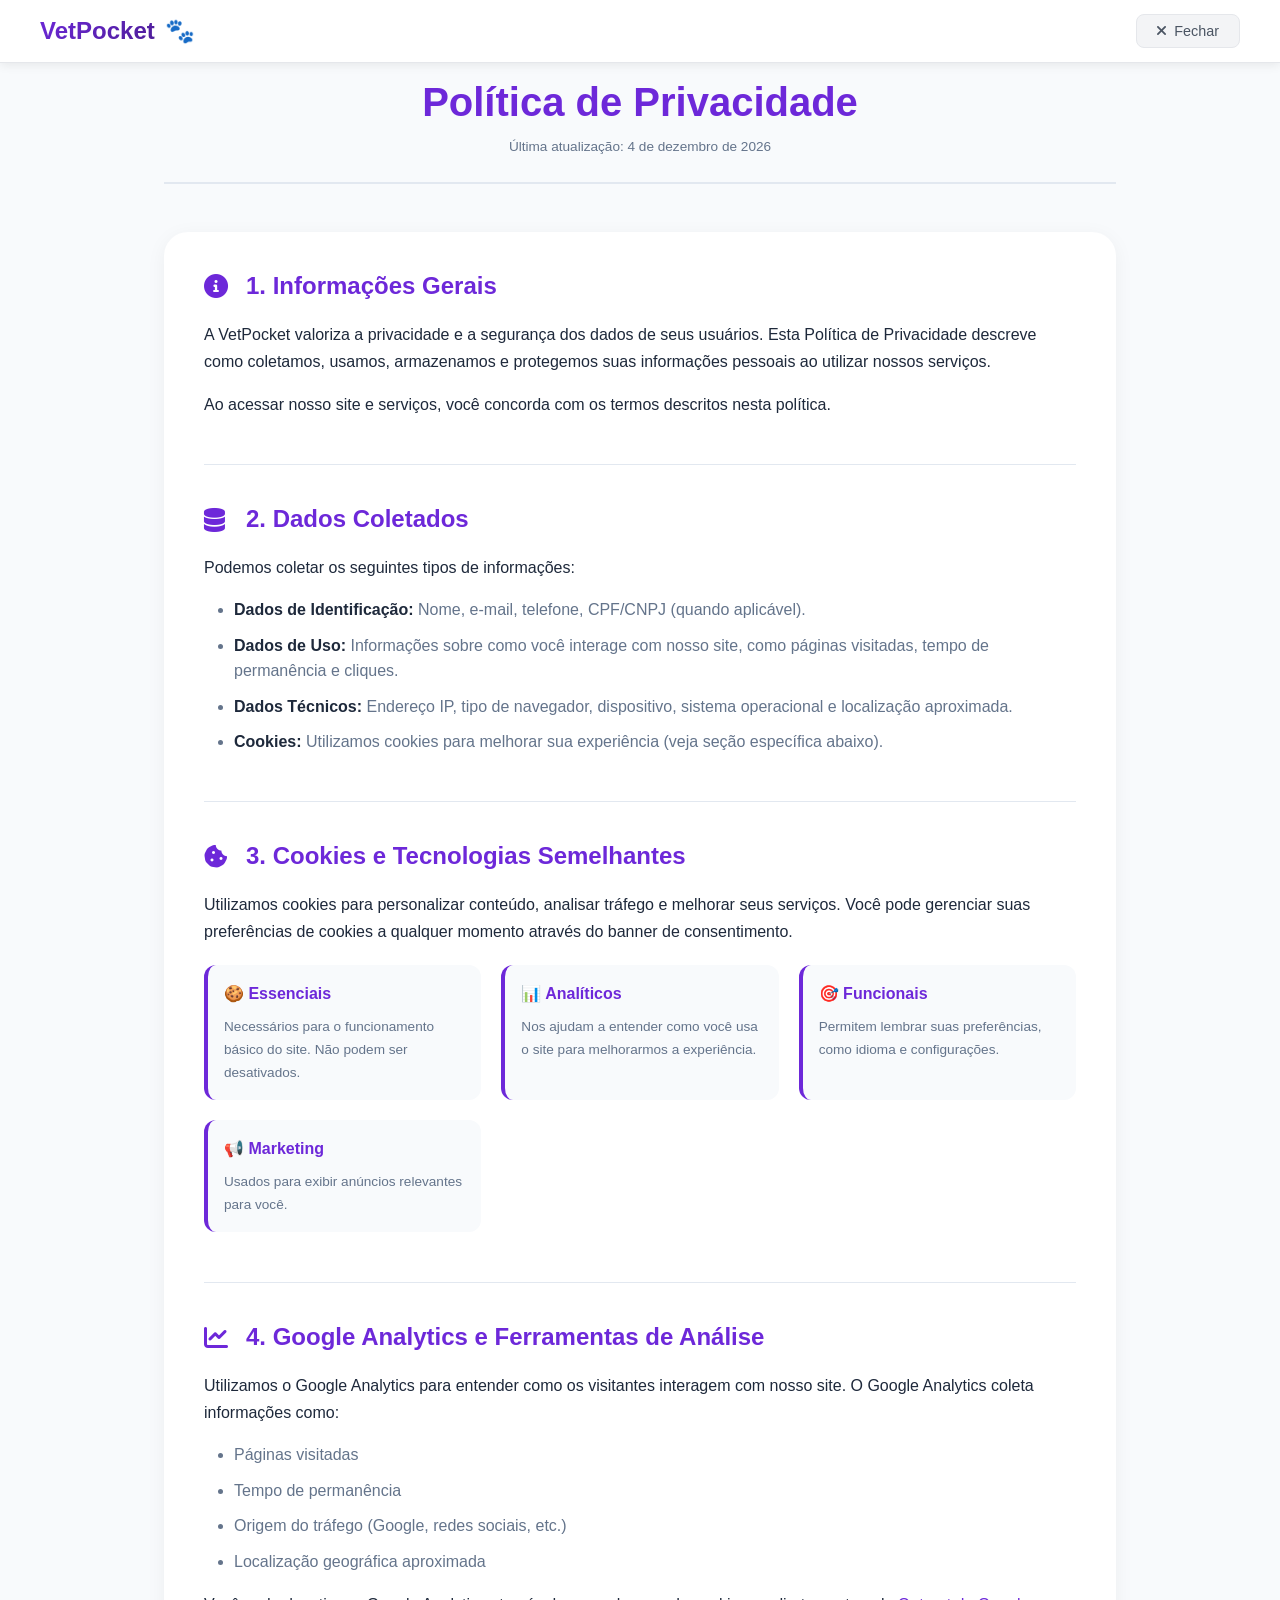
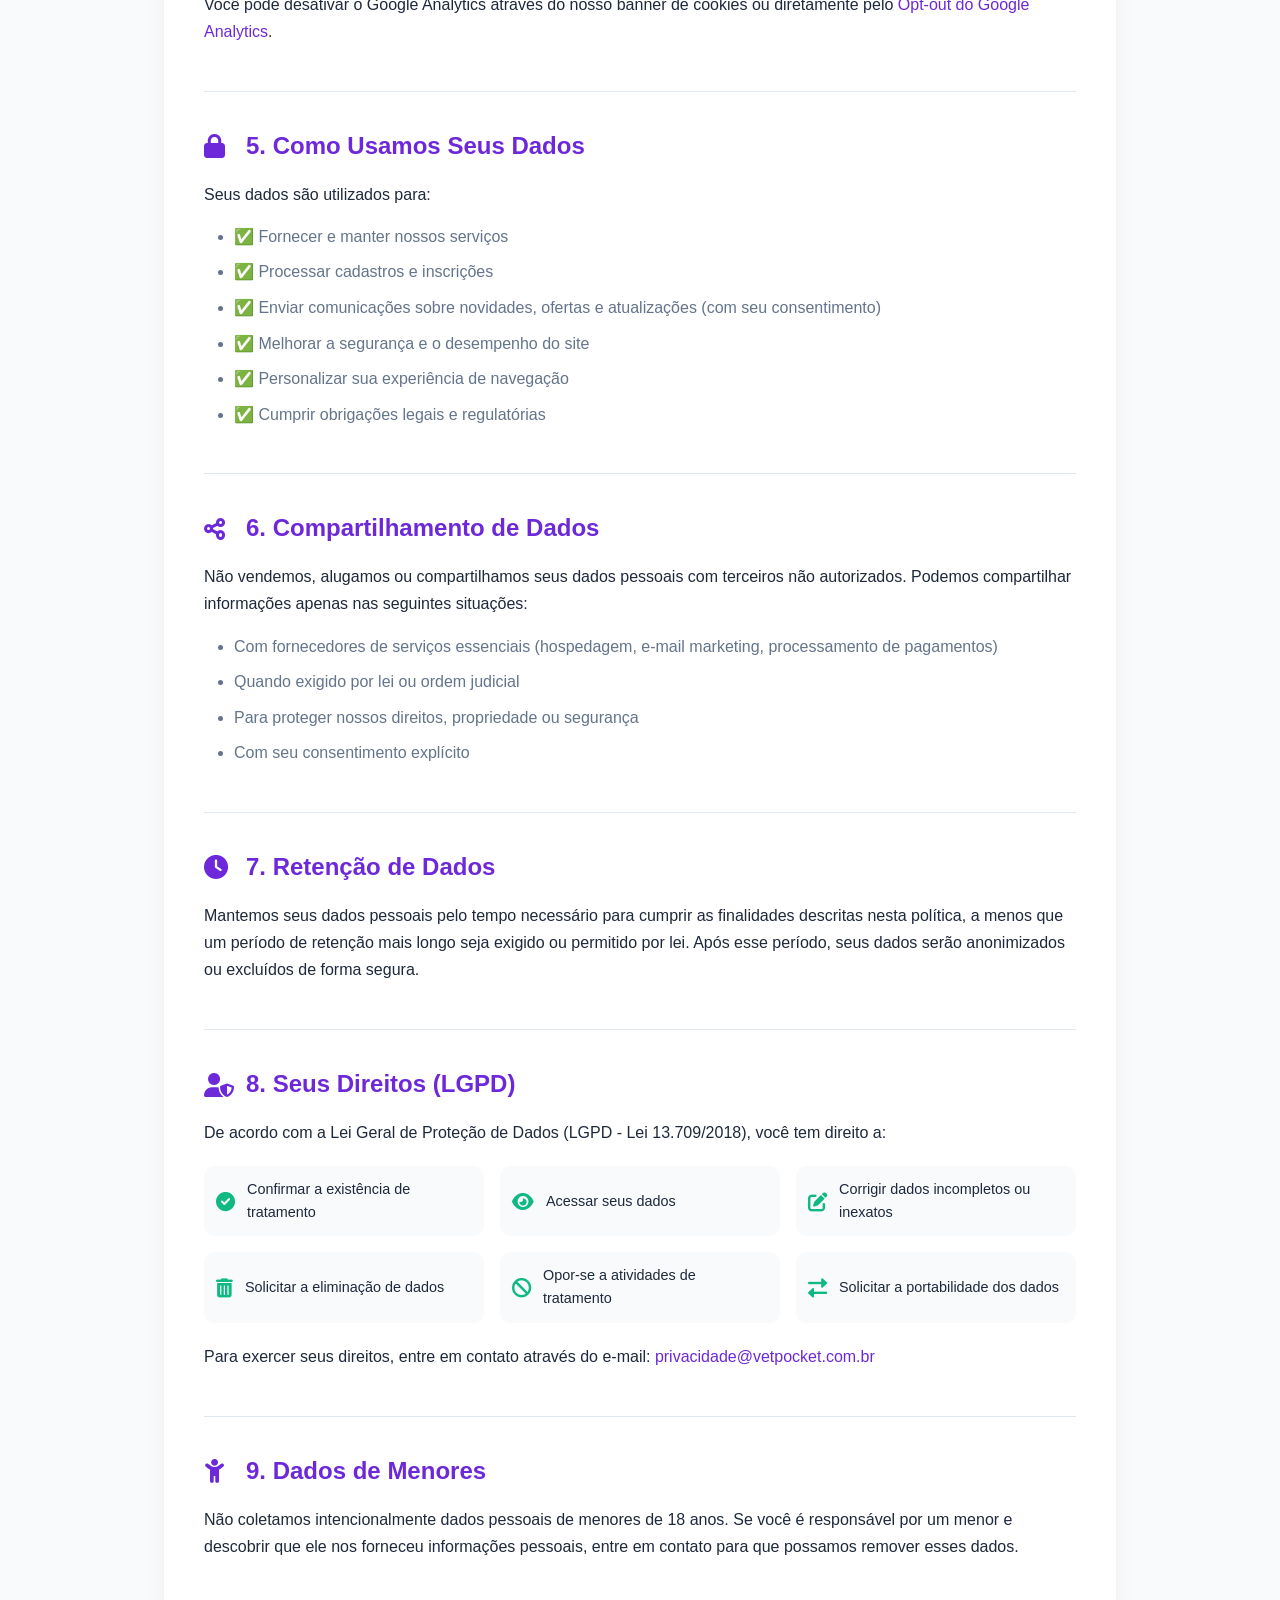
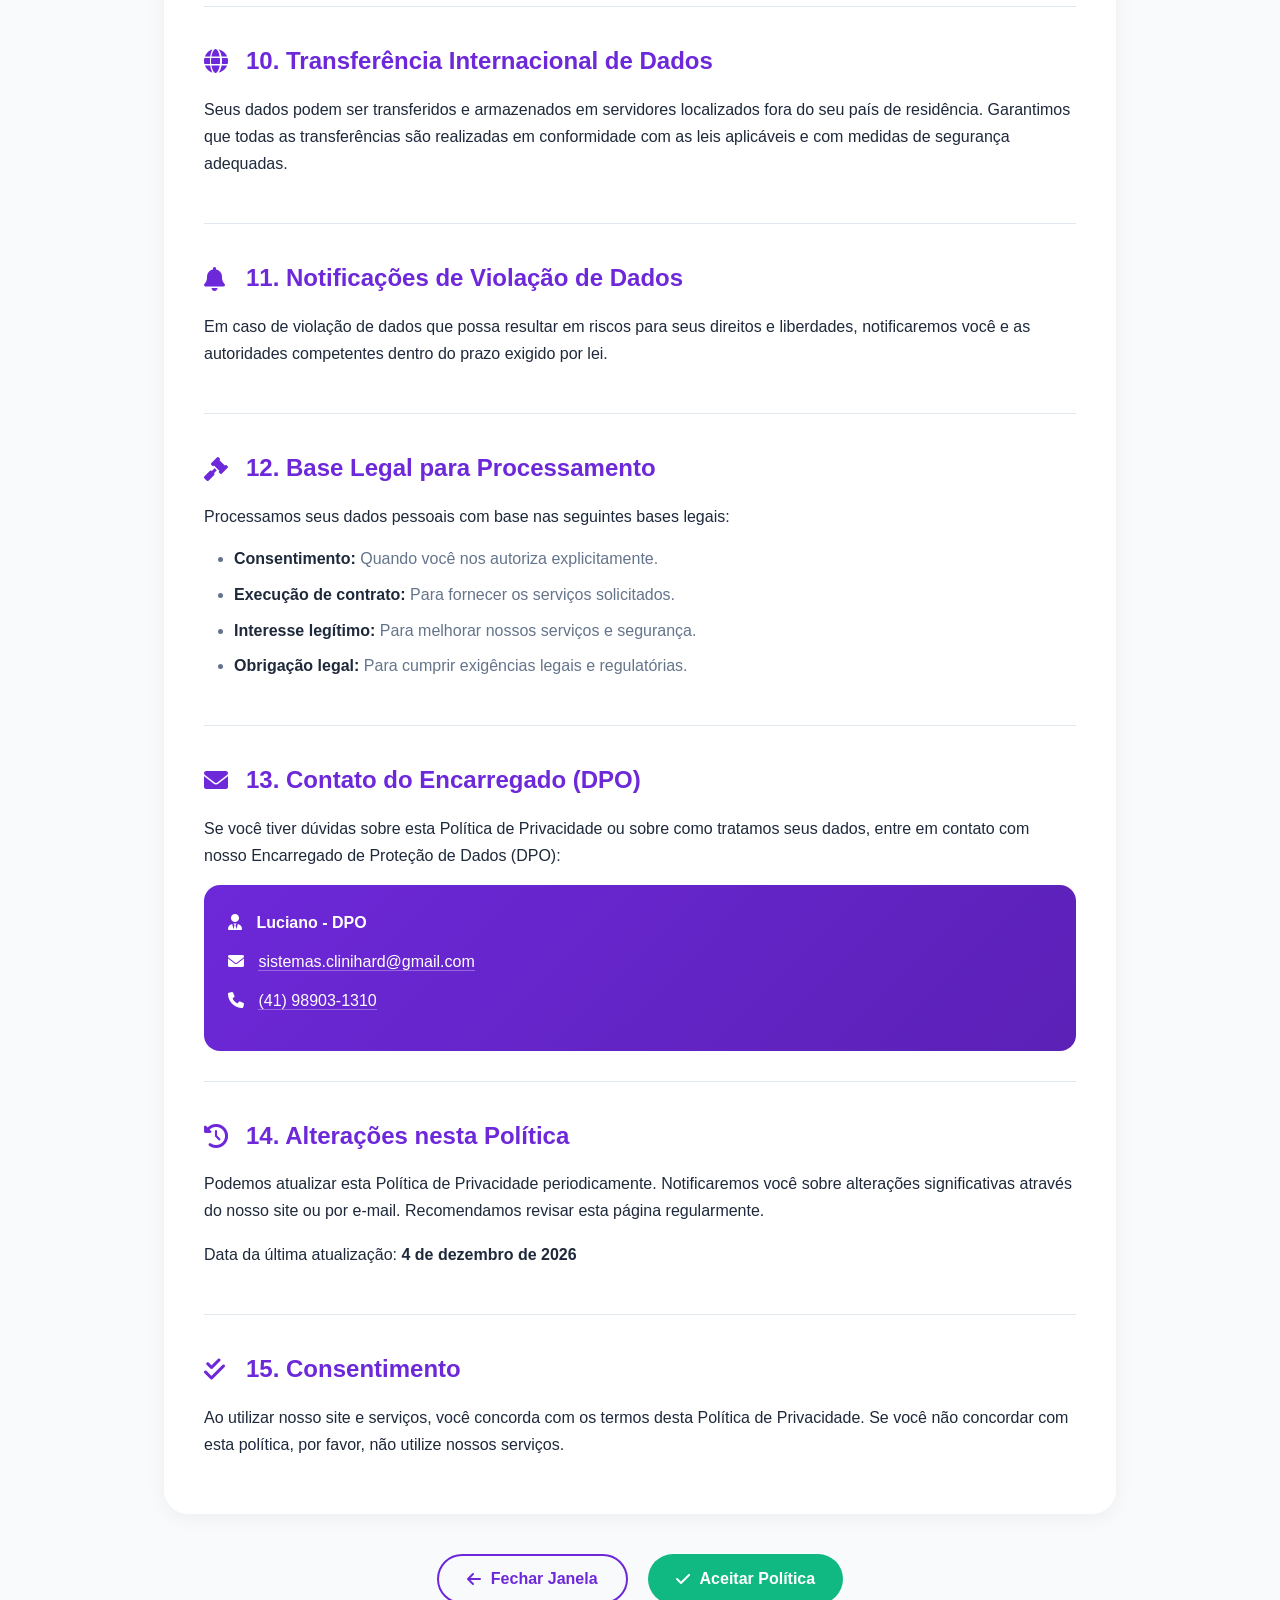
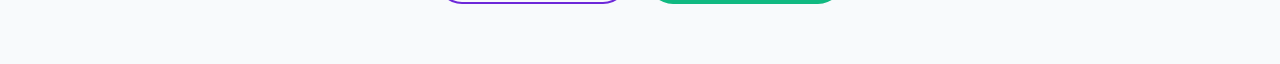
<file: pages/politica-privacidade.html>
<!DOCTYPE html>
<html lang="pt-br">

<head>
    <meta charset="UTF-8">
    <meta name="viewport" content="width=device-width, initial-scale=1.0">
    <title>Política de Privacidade | VetPocket</title>
    <link rel="icon" type="image/png" href="../favicon.ico">

    <!-- CSS -->
    <link rel="stylesheet" href="https://cdnjs.cloudflare.com/ajax/libs/font-awesome/6.0.0/css/all.min.css">
    <link rel="stylesheet" href="../assets/css/style.css">
    <link rel="stylesheet" href="../assets/css/politica-privacidade.css">
</head>

<body>

    <!-- 🔥 SEM HEADER - Botão de fechar apenas -->
    <div class="privacy-header-bar">
        <div class="privacy-header-content">
            <a href="../index.html" class="privacy-logo">
                <span>VetPocket</span>🐾
            </a>
            <button class="privacy-close-btn" onclick="window.close()">
                <i class="fas fa-times"></i> <span>Fechar</span>
            </button>
        </div>
    </div>

    <main class="privacy-container">
        <div class="privacy-header">
            <h1>Política de Privacidade</h1>
            <p class="last-update">Última atualização: <span id="last-update-date"></span></p>
        </div>

        <div class="privacy-content">
            <div class="privacy-section">
                <h2><i class="fas fa-info-circle"></i> 1. Informações Gerais</h2>
                <p>A VetPocket valoriza a privacidade e a segurança dos dados de seus usuários. Esta Política de
                    Privacidade descreve como coletamos, usamos, armazenamos e protegemos suas informações pessoais ao
                    utilizar nossos serviços.</p>
                <p>Ao acessar nosso site e serviços, você concorda com os termos descritos nesta política.</p>
            </div>

            <div class="privacy-section">
                <h2><i class="fas fa-database"></i> 2. Dados Coletados</h2>
                <p>Podemos coletar os seguintes tipos de informações:</p>
                <ul>
                    <li><strong>Dados de Identificação:</strong> Nome, e-mail, telefone, CPF/CNPJ (quando aplicável).
                    </li>
                    <li><strong>Dados de Uso:</strong> Informações sobre como você interage com nosso site, como páginas
                        visitadas, tempo de permanência e cliques.</li>
                    <li><strong>Dados Técnicos:</strong> Endereço IP, tipo de navegador, dispositivo, sistema
                        operacional e localização aproximada.</li>
                    <li><strong>Cookies:</strong> Utilizamos cookies para melhorar sua experiência (veja seção
                        específica abaixo).</li>
                </ul>
            </div>

            <div class="privacy-section">
                <h2><i class="fas fa-cookie-bite"></i> 3. Cookies e Tecnologias Semelhantes</h2>
                <p>Utilizamos cookies para personalizar conteúdo, analisar tráfego e melhorar seus serviços. Você pode
                    gerenciar suas preferências de cookies a qualquer momento através do banner de consentimento.</p>

                <div class="cookie-types">
                    <div class="cookie-type">
                        <strong>🍪 Essenciais</strong>
                        <p>Necessários para o funcionamento básico do site. Não podem ser desativados.</p>
                    </div>
                    <div class="cookie-type">
                        <strong>📊 Analíticos</strong>
                        <p>Nos ajudam a entender como você usa o site para melhorarmos a experiência.</p>
                    </div>
                    <div class="cookie-type">
                        <strong>🎯 Funcionais</strong>
                        <p>Permitem lembrar suas preferências, como idioma e configurações.</p>
                    </div>
                    <div class="cookie-type">
                        <strong>📢 Marketing</strong>
                        <p>Usados para exibir anúncios relevantes para você.</p>
                    </div>
                </div>
            </div>

            <div class="privacy-section">
                <h2><i class="fas fa-chart-line"></i> 4. Google Analytics e Ferramentas de Análise</h2>
                <p>Utilizamos o Google Analytics para entender como os visitantes interagem com nosso site. O Google
                    Analytics coleta informações como:</p>
                <ul>
                    <li>Páginas visitadas</li>
                    <li>Tempo de permanência</li>
                    <li>Origem do tráfego (Google, redes sociais, etc.)</li>
                    <li>Localização geográfica aproximada</li>
                </ul>
                <p>Você pode desativar o Google Analytics através do nosso banner de cookies ou diretamente pelo <a
                        href="https://tools.google.com/dlpage/gaoptout" target="_blank" rel="nofollow">Opt-out do Google
                        Analytics</a>.</p>
            </div>

            <div class="privacy-section">
                <h2><i class="fas fa-lock"></i> 5. Como Usamos Seus Dados</h2>
                <p>Seus dados são utilizados para:</p>
                <ul>
                    <li>✅ Fornecer e manter nossos serviços</li>
                    <li>✅ Processar cadastros e inscrições</li>
                    <li>✅ Enviar comunicações sobre novidades, ofertas e atualizações (com seu consentimento)</li>
                    <li>✅ Melhorar a segurança e o desempenho do site</li>
                    <li>✅ Personalizar sua experiência de navegação</li>
                    <li>✅ Cumprir obrigações legais e regulatórias</li>
                </ul>
            </div>

            <div class="privacy-section">
                <h2><i class="fas fa-share-alt"></i> 6. Compartilhamento de Dados</h2>
                <p>Não vendemos, alugamos ou compartilhamos seus dados pessoais com terceiros não autorizados. Podemos
                    compartilhar informações apenas nas seguintes situações:</p>
                <ul>
                    <li>Com fornecedores de serviços essenciais (hospedagem, e-mail marketing, processamento de
                        pagamentos)</li>
                    <li>Quando exigido por lei ou ordem judicial</li>
                    <li>Para proteger nossos direitos, propriedade ou segurança</li>
                    <li>Com seu consentimento explícito</li>
                </ul>
            </div>

            <div class="privacy-section">
                <h2><i class="fas fa-clock"></i> 7. Retenção de Dados</h2>
                <p>Mantemos seus dados pessoais pelo tempo necessário para cumprir as finalidades descritas nesta
                    política, a menos que um período de retenção mais longo seja exigido ou permitido por lei. Após esse
                    período, seus dados serão anonimizados ou excluídos de forma segura.</p>
            </div>

            <div class="privacy-section">
                <h2><i class="fas fa-user-shield"></i> 8. Seus Direitos (LGPD)</h2>
                <p>De acordo com a Lei Geral de Proteção de Dados (LGPD - Lei 13.709/2018), você tem direito a:</p>
                <div class="rights-grid">
                    <div class="right-item">
                        <i class="fas fa-check-circle"></i>
                        <span>Confirmar a existência de tratamento</span>
                    </div>
                    <div class="right-item">
                        <i class="fas fa-eye"></i>
                        <span>Acessar seus dados</span>
                    </div>
                    <div class="right-item">
                        <i class="fas fa-edit"></i>
                        <span>Corrigir dados incompletos ou inexatos</span>
                    </div>
                    <div class="right-item">
                        <i class="fas fa-trash-alt"></i>
                        <span>Solicitar a eliminação de dados</span>
                    </div>
                    <div class="right-item">
                        <i class="fas fa-ban"></i>
                        <span>Opor-se a atividades de tratamento</span>
                    </div>
                    <div class="right-item">
                        <i class="fas fa-exchange-alt"></i>
                        <span>Solicitar a portabilidade dos dados</span>
                    </div>
                </div>
                <p>Para exercer seus direitos, entre em contato através do e-mail: <a
                        href="mailto:privacidade@vetpocket.com.br">privacidade@vetpocket.com.br</a></p>
            </div>

            <div class="privacy-section">
                <h2><i class="fas fa-child"></i> 9. Dados de Menores</h2>
                <p>Não coletamos intencionalmente dados pessoais de menores de 18 anos. Se você é responsável por um
                    menor e descobrir que ele nos forneceu informações pessoais, entre em contato para que possamos
                    remover esses dados.</p>
            </div>

            <div class="privacy-section">
                <h2><i class="fas fa-globe"></i> 10. Transferência Internacional de Dados</h2>
                <p>Seus dados podem ser transferidos e armazenados em servidores localizados fora do seu país de
                    residência. Garantimos que todas as transferências são realizadas em conformidade com as leis
                    aplicáveis e com medidas de segurança adequadas.</p>
            </div>

            <div class="privacy-section">
                <h2><i class="fas fa-bell"></i> 11. Notificações de Violação de Dados</h2>
                <p>Em caso de violação de dados que possa resultar em riscos para seus direitos e liberdades,
                    notificaremos você e as autoridades competentes dentro do prazo exigido por lei.</p>
            </div>

            <div class="privacy-section">
                <h2><i class="fas fa-gavel"></i> 12. Base Legal para Processamento</h2>
                <p>Processamos seus dados pessoais com base nas seguintes bases legais:</p>
                <ul>
                    <li><strong>Consentimento:</strong> Quando você nos autoriza explicitamente.</li>
                    <li><strong>Execução de contrato:</strong> Para fornecer os serviços solicitados.</li>
                    <li><strong>Interesse legítimo:</strong> Para melhorar nossos serviços e segurança.</li>
                    <li><strong>Obrigação legal:</strong> Para cumprir exigências legais e regulatórias.</li>
                </ul>
            </div>

            <div class="privacy-section">
                <h2><i class="fas fa-envelope"></i> 13. Contato do Encarregado (DPO)</h2>
                <p>Se você tiver dúvidas sobre esta Política de Privacidade ou sobre como tratamos seus dados, entre em
                    contato com nosso Encarregado de Proteção de Dados (DPO):</p>
                <div class="contact-card">
                    <p><i class="fas fa-user-tie"></i> <strong>Luciano - DPO</strong></p>
                    <p><i class="fas fa-envelope"></i> <a
                            href="mailto:sistemas.clinihard@gmail.com">sistemas.clinihard@gmail.com</a></p>
                    <p><i class="fas fa-phone"></i> <a href="tel:5541989031310">(41) 98903-1310</a></p>
                </div>
            </div>

            <div class="privacy-section">
                <h2><i class="fas fa-history"></i> 14. Alterações nesta Política</h2>
                <p>Podemos atualizar esta Política de Privacidade periodicamente. Notificaremos você sobre alterações
                    significativas através do nosso site ou por e-mail. Recomendamos revisar esta página regularmente.
                </p>
                <p>Data da última atualização: <strong id="update-date"></strong></p>
            </div>

            <div class="privacy-section">
                <h2><i class="fas fa-check-double"></i> 15. Consentimento</h2>
                <p>Ao utilizar nosso site e serviços, você concorda com os termos desta Política de Privacidade. Se você
                    não concordar com esta política, por favor, não utilize nossos serviços.</p>
            </div>
        </div>

        <div class="privacy-footer">
            <button class="btn-back" onclick="window.close()"><i class="fas fa-arrow-left"></i> Fechar Janela</button>
            <button id="accept-privacy" class="btn-accept"><i class="fas fa-check"></i> Aceitar Política</button>
        </div>
    </main>

    <script src="../assets/js/config.js"></script>
    <script src="../assets/js/toast.js"></script>

    <script>
        // Atualizar data
        const hoje = new Date();
        const dataFormatada = hoje.toLocaleDateString('pt-BR', { day: 'numeric', month: 'long', year: 'numeric' });
        document.getElementById('last-update-date').textContent = dataFormatada;
        document.getElementById('update-date').textContent = dataFormatada;

        // Aceitar política
        document.getElementById('accept-privacy')?.addEventListener('click', () => {
            localStorage.setItem('vetpocket_privacy_accepted', 'true');
            if (typeof showToast === 'function') {
                showToast('✅ Você aceitou a Política de Privacidade!', 'success');
            }
            setTimeout(() => {
                window.close();
            }, 1500);
        });
    </script>
</body>

</html>
</file>
<file: assets/css/style.css>
/* ==========================================================================
   1. VARIÁVEIS E RESET
   ========================================================================== */
:root {
  --primary: #6d28d9;
  --primary-hover: #5b21b6;
  --badge-pricing: #ffa500;
  --bg-body: #f1f2f6;
  --text-main: #111827;
  --text-muted: #4b5563;
  --white: #ffffff;
  --shadow-sm: 0 4px 6px -1px rgba(0, 0, 0, 0.05);
  --shadow-md: 0 10px 15px -3px rgba(109, 40, 217, 0.1);
}

* {
  margin: 0;
  padding: 0;
  box-sizing: border-box;
}

html {
  scroll-behavior: smooth;
  scroll-padding-top: 80px;
}

body {
  font-family: "Inter", sans-serif;
  color: var(--text-main);
  background-color: var(--bg-body);
  line-height: 1.6;
  overflow-x: hidden;
}

/* Tipografia */
h1 {
  font-size: clamp(2rem, 5vw, 3.5rem);
  line-height: 1.1;
  margin-bottom: 20px;
}

h2 {
  font-size: 1.8rem;
  line-height: 1.2;
}

.container {
  max-width: 1200px;
  margin: 0 auto;
  padding: 0 24px;
}

/* ==========================================================================
   2. HEADER E NAVBAR (RESPONSIVO)
   ========================================================================== */
#header-placeholder {
  position: fixed;
  top: 0;
  left: 0;
  width: 100%;
  z-index: 99999;
  background: var(--white);
  box-shadow: 0 4px 12px rgba(0, 0, 0, 0.05);
}

.navbar {
  height: 80px;
  display: flex;
  align-items: center;
  background: var(--white);
  border-bottom: 1px solid #e5e7eb;
}

.nav-container {
  display: flex;
  justify-content: space-between;
  align-items: center;
  width: 100%;
}

.logo {
  font-size: 1.5rem;
  font-weight: 800;
  color: var(--primary);
}

/* Menu Desktop */
.nav-links {
  display: flex;
  list-style: none;
  align-items: center;
  gap: 20px;
}

.nav-links li a {
  text-decoration: none;
  color: var(--text-muted);
  font-weight: 500;
  transition: 0.2s;
  white-space: nowrap;
}

.nav-links li a:hover {
  color: var(--primary);
}

/* Botões do menu */
.btn-nav-demo {
  color: var(--primary);
  border: 2px solid var(--primary);
  padding: 6px 16px;
  border-radius: 8px;
  background: transparent;
  font-weight: 600;
  transition: 0.3s;
}

.btn-nav-demo:hover {
  background: var(--primary);
  color: white !important;
}

.btn-primary {
  background: var(--primary);
  color: var(--white);
  padding: 8px 20px;
  border-radius: 8px;
  font-weight: 600;
  font-size: 0.85rem;
  transition: 0.3s;
  text-decoration: none;
  display: inline-block;
}

.btn-primary:hover {
  background: #8b5cf6; /* roxo mais claro */
  color: var(--white);
}
.btn-outline {
  background: transparent;
  border: 2px solid var(--primary);
  color: var(--primary);
  padding: 10px 22px;
  border-radius: 8px;
  font-weight: 600;
  transition: 0.3s;
  text-decoration: none;
}

.btn-outline:hover {
  background: var(--primary);
  color: white;
}

.btn-lg {
  padding: 16px 32px;
  font-size: 1.1rem;
}

/* Botão Menu Mobile */
#mobileMenuBtn {
  display: none;
  flex-direction: column;
  justify-content: space-between;
  width: 30px;
  height: 21px;
  background: transparent;
  border: none;
  cursor: pointer;
  z-index: 1000001;
}

#mobileMenuBtn span {
  display: block;
  width: 100%;
  height: 3px;
  background-color: var(--primary);
  border-radius: 3px;
  transition: 0.3s;
}

/* Menu Mobile (escondido por padrão) */
.menu-overlay {
  position: fixed;
  top: 0;
  left: 0;
  width: 100%;
  height: 100%;
  background: rgba(0, 0, 0, 0.5);
  backdrop-filter: blur(8px);
  z-index: 99999;
  opacity: 0;
  visibility: hidden;
  transition: 0.3s;
}

.menu-overlay.active {
  opacity: 1;
  visibility: visible;
}

/* Responsivo: até 930px exibe menu hambúrguer */
@media (max-width: 930px) {
  #mobileMenuBtn {
    display: flex;
  }

  .nav-links {
    position: fixed;
    top: 0;
    left: -100%;
    width: 280px;
    height: 100vh;
    background: var(--white);
    flex-direction: column;
    padding: 80px 20px 40px;
    box-shadow: 10px 0 20px rgba(0, 0, 0, 0.2);
    transition: left 0.3s ease;
    z-index: 1000000;
    gap: 16px;
  }

  .nav-links.active {
    left: 0;
  }

  .nav-links li {
    width: 100%;
  }

  .nav-links li a {
    display: block;
    padding: 12px 16px;
    text-align: center;
    margin-left: 0;
    white-space: normal;
  }

  .btn-nav-demo,
  .btn-primary {
    width: 100%;
    text-align: center;
    margin-top: 8px;
  }
}

/* ==========================================================================
   3. BOTÕES FLUTUANTES
   ========================================================================== */
.btn-flutuante {
  position: fixed;
  bottom: 70px;
  left: 50%;
  transform: translateX(-50%);
  background: var(--primary);
  color: white;
  padding: 14px 28px;
  border-radius: 50px;
  text-decoration: none;
  font-weight: bold;
  box-shadow: 0 8px 20px rgba(109, 40, 217, 0.3);
  z-index: 999;
  display: flex;
  align-items: center;
  gap: 10px;
  transition: 0.3s;
  white-space: nowrap;
}

.btn-flutuante:hover {
  transform: translateX(-50%) translateY(-3px);
  background: var(--primary-hover);
}

.miya-floating-container {
  position: fixed;
  bottom: 140px;
  right: 20px;
  z-index: 1000;
}

.miya-floating-btn {
  width: 60px;
  height: 60px;
  border-radius: 50%;
  background: linear-gradient(135deg, #6d28d9, #4c1d95);
  border: none;
  cursor: pointer;
  box-shadow: 0 4px 15px rgba(109, 40, 217, 0.4);
  transition: 0.3s;
  position: relative;
}

.miya-floating-btn:hover {
  transform: scale(1.05);
}

.miya-floating-btn img {
  width: 50px;
  height: 50px;
  border-radius: 50%;
  object-fit: cover;
}

.miya-floating-text {
  position: absolute;
  right: 70px;
  top: 50%;
  transform: translateY(-50%);
  background: rgba(0, 0, 0, 0.8);
  color: white;
  padding: 5px 12px;
  border-radius: 20px;
  font-size: 12px;
  white-space: nowrap;
  opacity: 0;
  visibility: hidden;
  transition: 0.3s;
}

.miya-floating-btn:hover .miya-floating-text {
  opacity: 1;
  visibility: visible;
}

/* ==========================================================================
   4. SEÇÕES PRINCIPAIS - CARDS COM MAIS MARGEM E MENORES
   ========================================================================== */
.hero {
  padding: 40px 0;
  text-align: center;
  background: linear-gradient(to bottom, #f5f3ff, var(--bg-body));
}

.hero h1 span {
  color: var(--primary);
}

.hero p {
  max-width: 700px;
  margin: 0 auto 40px;
  font-size: 1.2rem;
  color: var(--text-muted);
}

.hero-btns {
  display: flex;
  gap: 15px;
  justify-content: center;
  flex-wrap: wrap;
}

.hero-btns .btn-primary,
.hero-btns .btn-outline {
  width: 280px;
  height: 55px;
  display: inline-flex;
  align-items: center;
  justify-content: center;
}

.features,
.steps,
.pricing-section,
.faq {
  padding: 60px 0;
}

/* 🔥 CARDS COM MAIS ESPAÇAMENTO E TAMANHO REDUZIDO */
.features-grid {
  display: grid;
  gap: 24px;
  grid-template-columns: repeat(auto-fit, minmax(260px, 1fr));
  padding: 0 16px;
}

.steps-grid {
  display: grid;
  gap: 24px;
  grid-template-columns: repeat(auto-fit, minmax(260px, 1fr));
  padding: 0 16px;
}

.feature-card,
.step-item {
  background: var(--white);
  padding: 24px 20px;
  border-radius: 16px;
  border: 1px solid #e2e8e0;
  box-shadow: var(--shadow-sm);
  transition: 0.3s;
}

.feature-card:hover,
.step-item:hover {
  transform: translateY(-5px);
  box-shadow: 0 10px 25px -5px rgba(0, 0, 0, 0.1);
}

.feature-card h3 {
  font-size: 1.25rem;
  margin-bottom: 12px;
}

.feature-card p {
  font-size: 0.9rem;
  line-height: 1.5;
  color: var(--text-muted);
}

.section-title {
  text-align: center;
  margin-bottom: 40px;
}

.section-title h2 {
  font-size: 2rem;
  font-weight: 800;
  margin-bottom: 15px;
}

.step-number {
  width: 36px;
  height: 36px;
  background: var(--primary);
  color: white;
  border-radius: 50%;
  display: flex;
  align-items: center;
  justify-content: center;
  font-weight: 800;
  font-size: 1rem;
  margin-bottom: 16px;
  box-shadow: 0 4px 10px rgba(109, 40, 217, 0.3);
}

/* Cards com destaque */
.feature-card.ai-highlight {
  border: 2px solid #6d28d9;
  background: linear-gradient(145deg, #ffffff, #f5f3ff);
  position: relative;
  overflow: hidden;
}

.ai-badge {
  position: absolute;
  top: 12px;
  right: -30px;
  background: linear-gradient(45deg, #ff8c00, #ffa500);
  color: white;
  font-size: 10px;
  font-weight: bold;
  padding: 5px 35px;
  transform: rotate(45deg);
}

/* ==========================================================================
   5. PREÇOS
   ========================================================================== */
#pricing-wrapper {
  display: flex;
  justify-content: center;
  padding: 0 16px;
}

.pricing-card {
  background: var(--white);
  padding: 28px 22px;
  border-radius: 24px;
  border: 2px solid var(--primary);
  text-align: center;
  max-width: 420px;
  position: relative;
}

.pricing-card .badge {
  position: absolute;
  top: -15px;
  left: 50%;
  transform: translateX(-50%);
  background: var(--badge-pricing);
  color: white;
  padding: 5px 20px;
  border-radius: 20px;
  font-size: 0.75rem;
}

.pricing-features {
  list-style: none;
  text-align: left;
  margin: 20px 0 0;
}

.pricing-feature-item {
  display: flex;
  align-items: center;
  gap: 8px;
  margin-bottom: 14px;
  font-size: 0.85rem;
}

.pricing-feature-item i {
  width: 20px;
  color: #10b981;
}

.badge-soon {
  background: #f59e0b;
  color: white;
  padding: 2px 10px;
  border-radius: 20px;
  font-size: 0.65rem;
  margin-left: 8px;
}

.hosting-note {
  margin-top: 16px;
  font-size: 0.7rem;
  color: #6b7280;
}

/* ==========================================================================
   6. FAQ (ACORDEON)
   ========================================================================== */
.faq-grid {
  max-width: 800px;
  margin: 0 auto;
  padding: 0 16px;
}

.faq-item {
  background: var(--white);
  margin-bottom: 12px;
  border-radius: 12px;
  border: 1px solid #e2e8f0;
  overflow: hidden;
}

.faq-question {
  width: 100%;
  padding: 16px 20px;
  background: #f8fafc;
  border: none;
  display: flex;
  justify-content: space-between;
  align-items: center;
  font-weight: 600;
  cursor: pointer;
  text-align: left;
  transition: 0.2s;
  font-size: 0.95rem;
}

.faq-question:hover {
  background: #f1f5f9;
}

.faq-question .icon {
  width: 26px;
  height: 26px;
  background: #e2e8f0;
  border-radius: 50%;
  display: flex;
  align-items: center;
  justify-content: center;
  font-weight: bold;
  transition: 0.2s;
}

.faq-item.active .faq-question .icon {
  background: var(--primary);
  color: white;
}

.faq-answer {
  max-height: 0;
  overflow: hidden;
  transition: max-height 0.3s ease;
  padding: 0 20px;
}

.faq-item.active .faq-answer {
  max-height: 300px;
  padding: 0 20px 20px;
}

.faq-answer p {
  font-size: 0.85rem;
  line-height: 1.5;
  color: var(--text-muted);
}

/* ==========================================================================
   7. VAGAS E BADGES
   ========================================================================== */
.vagas-alert {
  background: rgba(255, 77, 77, 0.1);
  border: 1px solid #ff4d4d;
  padding: 10px 20px;
  border-radius: 50px;
  display: inline-block;
  font-size: 0.9rem;
  animation: pulse 2s infinite;
}

@keyframes pulse {

  0%,
  100% {
    transform: scale(1);
  }

  50% {
    transform: scale(1.03);
  }
}

#badge-vagas {
  transition: all 0.3s ease;
}

/* ==========================================================================
   8. CHAT E MODAIS
   ========================================================================== */
.modal,
.modal-gallery {
  display: none;
  position: fixed;
  z-index: 999999;
  left: 0;
  top: 0;
  width: 100%;
  height: 100%;
  background: rgba(0, 0, 0, 0.7);
  backdrop-filter: blur(5px);
}

.modal-content {
  background: var(--white);
  margin: 5% auto;
  padding: 40px 30px;
  border-radius: 24px;
  max-width: 480px;
  width: 90%;
  position: relative;
  text-align: center;
}

.close-modal {
  position: absolute;
  top: 20px;
  right: 25px;
  font-size: 28px;
  cursor: pointer;
  color: var(--text-muted);
}

.close-modal:hover {
  color: var(--primary);
}

/* Chat */
#chat-container {
  flex-grow: 1;
  overflow-y: auto;
  display: flex;
  flex-direction: column;
  gap: 12px;
  padding: 15px;
  max-height: 400px;
  scroll-behavior: smooth;
}

.bot-msg {
  background: #f1f5f9;
  color: #334155;
  align-self: flex-start;
  padding: 10px 15px;
  border-radius: 18px 18px 18px 4px;
  max-width: 85%;
}

.user-msg {
  background: #6d28d9;
  color: white;
  align-self: flex-end;
  padding: 10px 15px;
  border-radius: 18px 18px 4px 18px;
  max-width: 85%;
}

.chat-input-group {
  display: flex;
  gap: 10px;
  padding: 15px 0;
  border-top: 1px solid #eee;
}

.chat-input-group input {
  flex: 1;
  padding: 12px;
  border: 1px solid #ddd;
  border-radius: 10px;
}

.btn-chat-send {
  background: #6d28d9;
  color: white;
  border: none;
  padding: 10px 15px;
  border-radius: 10px;
  cursor: pointer;
}

.chat-options-group {
  display: flex;
  flex-wrap: wrap;
  gap: 10px;
  justify-content: center;
  padding: 15px 0;
}

.btn-chat-opt {
  background: white;
  border: 1px solid #6d28d9;
  color: #6d28d9;
  padding: 8px 16px;
  border-radius: 30px;
  cursor: pointer;
  transition: 0.2s;
}

.btn-chat-opt:hover {
  background: #6d28d9;
  color: white;
}

.typing-indicator {
  display: inline-flex;
  gap: 4px;
  padding: 10px 14px;
  background: #f0f2f5;
  border-radius: 18px;
}

.typing-indicator span {
  width: 8px;
  height: 8px;
  background: #90949c;
  border-radius: 50%;
  animation: typing 1.4s infinite;
}

.typing-indicator span:nth-child(2) {
  animation-delay: 0.2s;
}

.typing-indicator span:nth-child(3) {
  animation-delay: 0.4s;
}

@keyframes typing {

  0%,
  80%,
  100% {
    transform: scale(0.6);
    opacity: 0.4;
  }

  40% {
    transform: scale(1);
    opacity: 1;
  }
}

/* ==========================================================================
   9. RESPONSIVIDADE MOBILE
   ========================================================================== */
@media (max-width: 768px) {
  html {
    scroll-padding-top: 70px;
  }

  .hero {
    padding: 30px 0;
  }

  .hero h1 {
    font-size: 1.5rem;
  }

  .section-title h2 {
    font-size: 1.5rem;
  }

  .features,
  .steps,
  .pricing-section,
  .faq {
    padding: 40px 0;
  }

  .features-grid,
  .steps-grid {
    gap: 16px;
    padding: 0 12px;
  }

  .feature-card,
  .step-item {
    padding: 20px 16px;
  }

  .feature-card h3 {
    font-size: 1.1rem;
  }

  .feature-card p {
    font-size: 0.85rem;
  }

  .pricing-card {
    padding: 20px 16px;
  }

  .hero-btns {
    flex-direction: column;
    align-items: center;
  }

  .btn-primary,
  .btn-outline,
  .btn-nav-demo {
    font-size: 0.8rem;
    padding: 6px 16px;
  }

  .btn-lg {
    font-size: 0.9rem;
    padding: 12px 24px;
  }

  .btn-flutuante {
    bottom: 60px;
    padding: 10px 20px;
    font-size: 0.85rem;
  }

  .miya-floating-container {
    bottom: 120px;
    right: 15px;
  }

  .miya-floating-btn {
    width: 50px;
    height: 50px;
  }

  .miya-floating-btn img {
    width: 42px;
    height: 42px;
  }

  footer {
    padding-bottom: 80px;
  }
}

@media (max-width: 480px) {
  .btn-flutuante {
    bottom: 50px;
    padding: 8px 16px;
    font-size: 0.75rem;
  }

  .miya-floating-container {
    bottom: 110px;
    right: 10px;
  }

  .faq-question {
    font-size: 0.85rem;
    padding: 12px;
  }
}
</file>
<file: assets/css/politica-privacidade.css>
/* ==========================================================================
   POLÍTICA DE PRIVACIDADE - VETPOCKET
   ========================================================================== */

:root {
    --privacy-primary: #6d28d9;
    --privacy-primary-hover: #5b21b6;
    --privacy-bg: #f8fafc;
    --privacy-card-bg: #ffffff;
    --privacy-text: #1e293b;
    --privacy-text-muted: #64748b;
    --privacy-border: #e2e8f0;
    --privacy-success: #10b981;
    --privacy-warning: #f59e0b;
    --privacy-danger: #ef4444;
}

* {
    margin: 0;
    padding: 0;
    box-sizing: border-box;
}

body {
    font-family: 'Inter', -apple-system, BlinkMacSystemFont, 'Segoe UI', sans-serif;
    background: var(--privacy-bg);
    color: var(--privacy-text);
    line-height: 1.6;
}

/* ==========================================================================
   BARRA SUPERIOR (MESMA COR DA LANDING)
   ========================================================================== */

.privacy-header-bar {
    position: fixed;
    top: 0;
    left: 0;
    right: 0;
    background: #ffffff;
    color: #111827;
    padding: 12px 24px;
    z-index: 1000;
    box-shadow: 0 2px 10px rgba(0, 0, 0, 0.08);
    border-bottom: 1px solid #e5e7eb;
}

.privacy-header-content {
    max-width: 1200px;
    margin: 0 auto;
    display: flex;
    justify-content: space-between;
    align-items: center;
}

.privacy-logo {
    font-size: 1.5rem;
    font-weight: 800;
    color: var(--privacy-primary);
    display: flex;
    align-items: center;
    gap: 10px;
    text-decoration: none;
}

.privacy-logo i {
    font-size: 1.6rem;
    color: var(--privacy-primary);
}

.privacy-logo span {
    background: linear-gradient(135deg, #6d28d9 0%, #4c1d95 100%);
    background-clip: text;
    -webkit-background-clip: text;
    -webkit-text-fill-color: transparent;
}

.privacy-close-btn {
    background: #f3f4f6;
    border: 1px solid #e5e7eb;
    color: #4b5563;
    padding: 8px 20px;
    border-radius: 8px;
    cursor: pointer;
    font-size: 0.9rem;
    font-weight: 500;
    display: flex;
    align-items: center;
    gap: 8px;
    transition: all 0.3s ease;
}

.privacy-close-btn:hover {
    background: var(--privacy-primary);
    border-color: var(--privacy-primary);
    color: white;
}

.privacy-close-btn i {
    font-size: 0.9rem;
}

/* ==========================================================================
   CONTAINER PRINCIPAL
   ========================================================================== */

.privacy-container {
    max-width: 1000px;
    margin: 80px auto 60px;
    padding: 0 24px;
}

/* ==========================================================================
   HEADER DA PÁGINA
   ========================================================================== */

.privacy-header {
    text-align: center;
    margin-bottom: 48px;
    padding-bottom: 24px;
    border-bottom: 2px solid var(--privacy-border);
}

.privacy-header h1 {
    font-size: 2.5rem;
    color: var(--privacy-primary);
    margin-bottom: 12px;
}

.privacy-header h1 i {
    margin-right: 12px;
}

.last-update {
    color: var(--privacy-text-muted);
    font-size: 0.85rem;
}

/* ==========================================================================
   CONTEÚDO PRINCIPAL
   ========================================================================== */

.privacy-content {
    background: var(--privacy-card-bg);
    border-radius: 24px;
    padding: 40px;
    box-shadow: 0 4px 20px rgba(0, 0, 0, 0.05);
}

/* Seções */
.privacy-section {
    margin-bottom: 40px;
    padding-bottom: 30px;
    border-bottom: 1px solid var(--privacy-border);
}

.privacy-section:last-child {
    border-bottom: none;
    margin-bottom: 0;
    padding-bottom: 0;
}

.privacy-section h2 {
    font-size: 1.5rem;
    color: var(--privacy-primary);
    margin-bottom: 20px;
    display: flex;
    align-items: center;
    gap: 10px;
}

.privacy-section h2 i {
    width: 32px;
    color: var(--privacy-primary);
}

.privacy-section p {
    margin-bottom: 16px;
    color: var(--privacy-text);
    line-height: 1.7;
}

.privacy-section ul {
    margin: 16px 0 16px 30px;
}

.privacy-section li {
    margin-bottom: 10px;
    color: var(--privacy-text-muted);
}

.privacy-section li strong {
    color: var(--privacy-text);
}

/* Links */
.privacy-section a {
    color: var(--privacy-primary);
    text-decoration: none;
    transition: color 0.2s;
}

.privacy-section a:hover {
    color: var(--privacy-primary-hover);
    text-decoration: underline;
}

/* ==========================================================================
   TIPOS DE COOKIES
   ========================================================================== */

.cookie-types {
    display: grid;
    grid-template-columns: repeat(auto-fit, minmax(220px, 1fr));
    gap: 20px;
    margin: 20px 0;
}

.cookie-type {
    background: var(--privacy-bg);
    padding: 16px;
    border-radius: 12px;
    border-left: 4px solid var(--privacy-primary);
}

.cookie-type strong {
    display: block;
    margin-bottom: 8px;
    color: var(--privacy-primary);
}

.cookie-type p {
    margin: 0;
    font-size: 0.85rem;
    color: var(--privacy-text-muted);
}

/* ==========================================================================
   DIREITOS DO USUÁRIO (LGPD)
   ========================================================================== */

.rights-grid {
    display: grid;
    grid-template-columns: repeat(auto-fit, minmax(280px, 1fr));
    gap: 16px;
    margin: 20px 0;
}

.right-item {
    display: flex;
    align-items: center;
    gap: 12px;
    padding: 12px;
    background: var(--privacy-bg);
    border-radius: 10px;
}

.right-item i {
    color: var(--privacy-success);
    font-size: 1.2rem;
}

.right-item span {
    font-size: 0.9rem;
    color: var(--privacy-text);
}

/* ==========================================================================
   CARD DE CONTATO (DPO)
   ========================================================================== */

.contact-card {
    background: linear-gradient(135deg, var(--privacy-primary) 0%, var(--privacy-primary-hover) 100%);
    color: white;
    padding: 24px;
    border-radius: 16px;
    margin-top: 16px;
}

.contact-card p {
    margin-bottom: 12px;
    color: white;
}

.contact-card i {
    margin-right: 10px;
}

.contact-card a {
    color: white;
    text-decoration: none;
    border-bottom: 1px solid rgba(255, 255, 255, 0.3);
}

.contact-card a:hover {
    border-bottom-color: white;
}

/* ==========================================================================
   FOOTER DA PÁGINA (BOTÕES)
   ========================================================================== */

.privacy-footer {
    display: flex;
    justify-content: center;
    gap: 20px;
    margin-top: 40px;
    flex-wrap: wrap;
}

.btn-back,
.btn-accept {
    display: inline-flex;
    align-items: center;
    gap: 10px;
    padding: 14px 28px;
    border-radius: 50px;
    text-decoration: none;
    font-weight: 600;
    transition: all 0.3s ease;
    cursor: pointer;
    border: none;
    font-size: 1rem;
}

.btn-back {
    background: transparent;
    color: var(--privacy-primary);
    border: 2px solid var(--privacy-primary);
}

.btn-back:hover {
    background: var(--privacy-primary);
    color: white;
    transform: translateY(-2px);
}

.btn-accept {
    background: var(--privacy-success);
    color: white;
}

.btn-accept:hover {
    background: #059669;
    transform: translateY(-2px);
    box-shadow: 0 4px 12px rgba(16, 185, 129, 0.3);
}

/* ==========================================================================
   ANIMAÇÕES
   ========================================================================== */

@keyframes fadeInUp {
    from {
        opacity: 0;
        transform: translateY(30px);
    }
    to {
        opacity: 1;
        transform: translateY(0);
    }
}

.privacy-content {
    animation: fadeInUp 0.6s ease-out;
}

.privacy-section {
    animation: fadeInUp 0.6s ease-out;
    animation-fill-mode: both;
}

.privacy-section:nth-child(1) { animation-delay: 0.05s; }
.privacy-section:nth-child(2) { animation-delay: 0.1s; }
.privacy-section:nth-child(3) { animation-delay: 0.15s; }
.privacy-section:nth-child(4) { animation-delay: 0.2s; }
.privacy-section:nth-child(5) { animation-delay: 0.25s; }
.privacy-section:nth-child(6) { animation-delay: 0.3s; }
.privacy-section:nth-child(7) { animation-delay: 0.35s; }
.privacy-section:nth-child(8) { animation-delay: 0.4s; }
.privacy-section:nth-child(9) { animation-delay: 0.45s; }
.privacy-section:nth-child(10) { animation-delay: 0.5s; }

/* ==========================================================================
   RESPONSIVIDADE
   ========================================================================== */

@media (max-width: 768px) {
    .privacy-header-bar {
        padding: 10px 16px;
    }
    
    .privacy-logo {
        font-size: 1rem;
    }
    
    .privacy-logo i {
        font-size: 1.2rem;
    }
    
    .privacy-close-btn span {
        display: none;
    }
    
    .privacy-close-btn {
        padding: 8px 12px;
    }
    
    .privacy-close-btn i {
        font-size: 1.2rem;
        margin: 0;
    }
    
    .privacy-container {
        margin: 70px auto 40px;
        padding: 0 16px;
    }

    .privacy-header h1 {
        font-size: 1.8rem;
    }

    .privacy-content {
        padding: 24px;
    }

    .privacy-section h2 {
        font-size: 1.3rem;
    }

    .cookie-types {
        grid-template-columns: 1fr;
    }

    .rights-grid {
        grid-template-columns: 1fr;
    }

    .privacy-footer {
        flex-direction: column;
        align-items: center;
    }

    .btn-back,
    .btn-accept {
        width: 100%;
        max-width: 280px;
        justify-content: center;
    }
}

@media (max-width: 480px) {
    .privacy-container {
        margin: 65px auto 30px;
    }
    
    .privacy-header h1 {
        font-size: 1.5rem;
    }

    .privacy-content {
        padding: 20px;
    }

    .privacy-section h2 {
        font-size: 1.2rem;
    }

    .privacy-section {
        margin-bottom: 30px;
        padding-bottom: 20px;
    }

    .right-item {
        padding: 10px;
    }

    .right-item span {
        font-size: 0.8rem;
    }

    .contact-card {
        padding: 18px;
    }
    
    .btn-back,
    .btn-accept {
        padding: 12px 20px;
        font-size: 0.9rem;
    }
}
</file>
